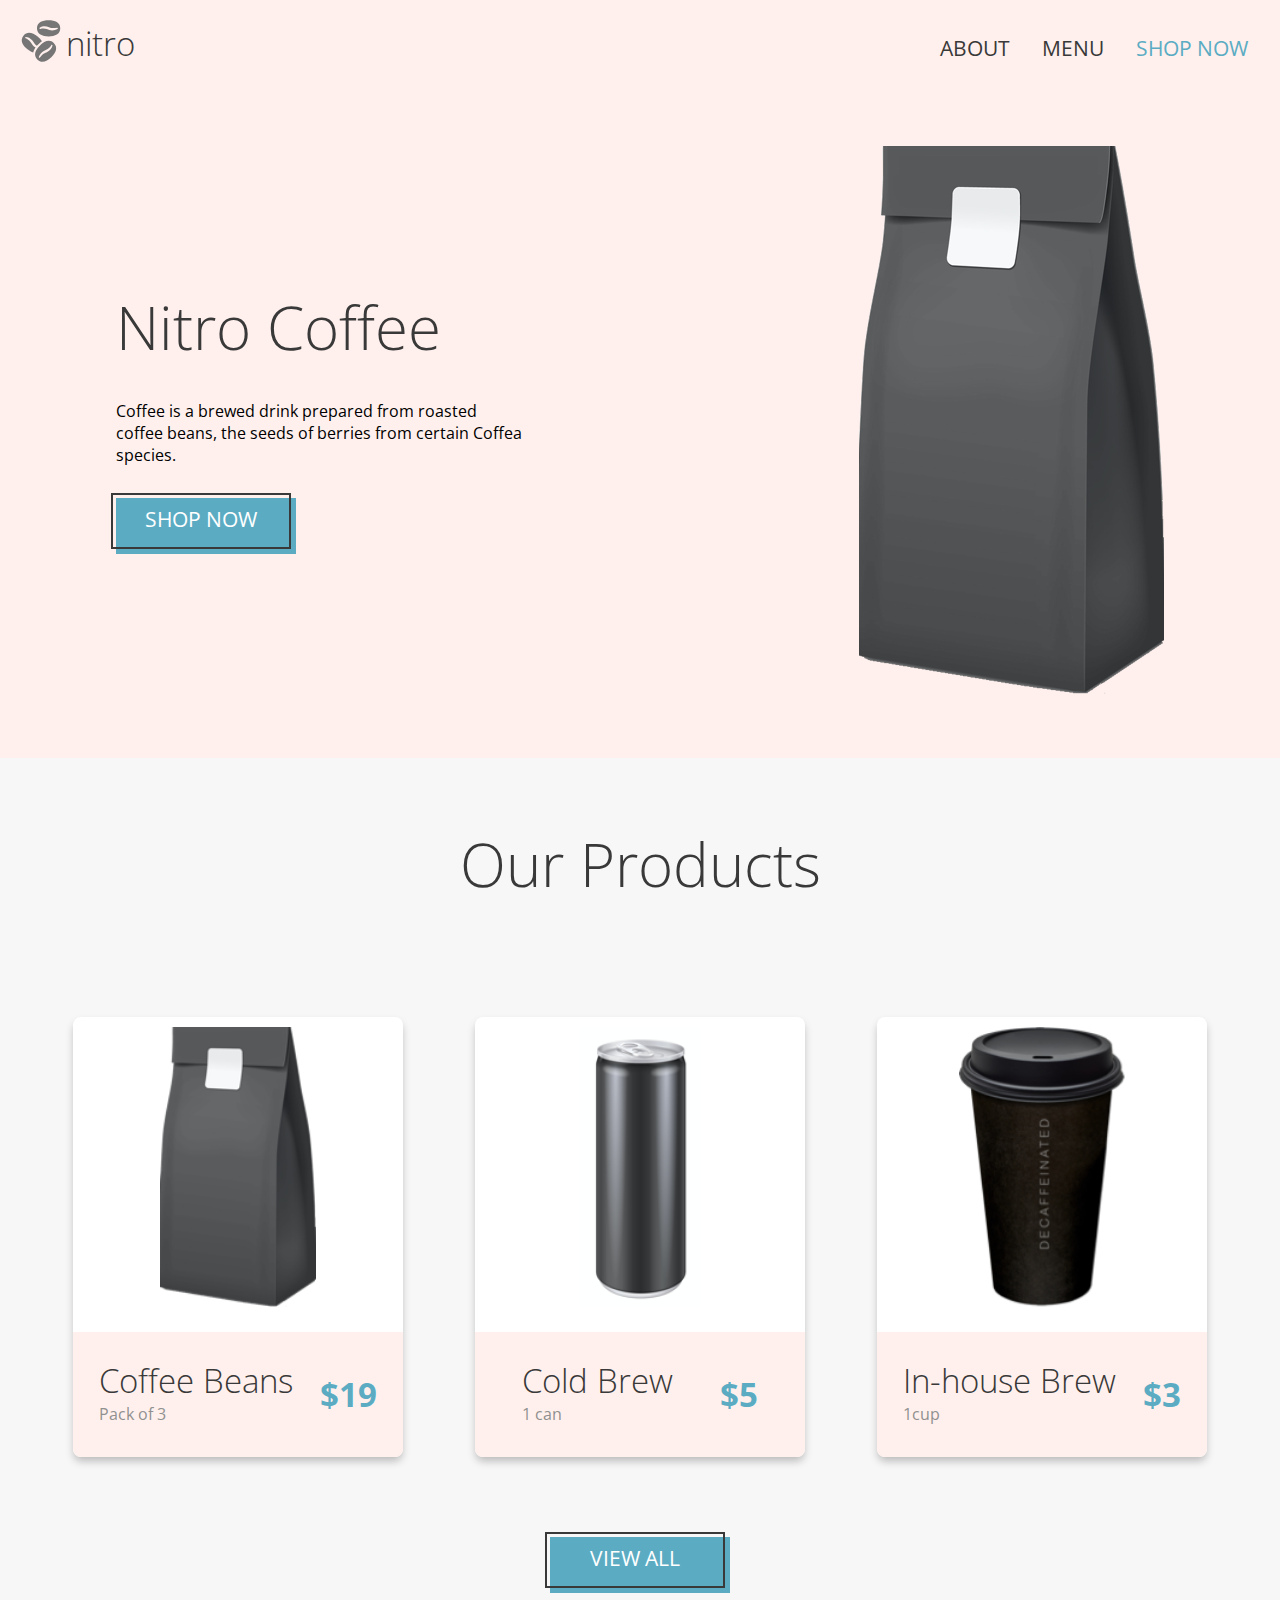
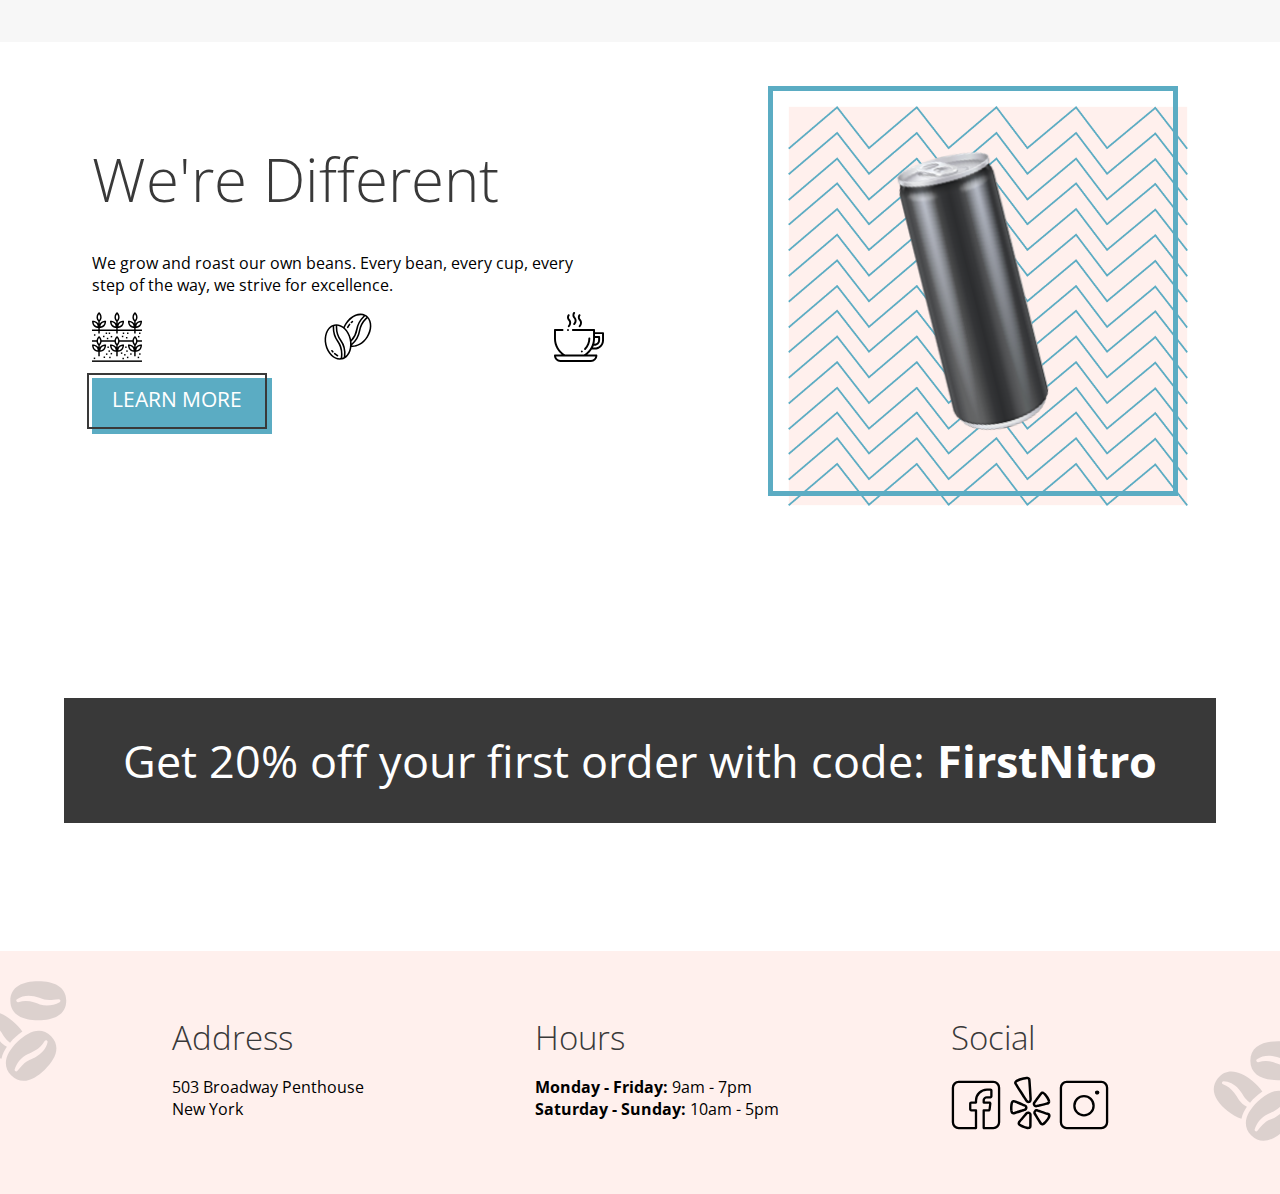
<file: index.html>
<!DOCTYPE html>
<html lang="en">
  <head>
    <meta charset="UTF-8" />
    <meta name="viewport" content="width=device-width, initial-scale=1.0" />
    <link
      href="https://fonts.googleapis.com/css2?family=Open+Sans:ital,wght@0,300;0,400;0,600;0,700;1,400&display=swap"
      rel="stylesheet"
    />
    <link rel="stylesheet" href="./scss/landing.css" />
    <title>Coffee Shop - Home</title>
  </head>
  <body>
    <header class="header">
      <div class="logo">
        <a href="./index.html">
          <img
            src="./assets/logos/coffee-beans-logo-and-footer.svg"
            alt="coffee bean logo"
            class="logo__image" /></a
        ><a href="./index.html"><h2 class="logo__name">nitro</h2></a>
      </div>
      <nav class="site-nav">
        <ul class="site-nav__list">
          <li class="site-nav__item">
            <a href="./index.html" class="site-nav__anchor">ABOUT</a>
          </li>
          <li class="site-nav__item">
            <a href="./pages/menu.html" class="site-nav__anchor">MENU</a>
          </li>
          <li class="site-nav__item">
            <a
              href="./pages/menu.html"
              class="site-nav__anchor site-nav__anchor--active"
              >SHOP NOW</a
            >
          </li>
        </ul>
      </nav>
    </header>
    <section class="hero">
      <div class="hero__headline">
        <h1 class="hero__title">Nitro Coffee</h1>
        <p class="hero__text-intro">
          Coffee is a brewed drink prepared from roasted coffee beans, the seeds
          of berries from certain Coffea species.
        </p>
        <div class="hero-action__button-container">
          <a class="hero-action__button click-effect" href="./pages/menu.html"
            >SHOP NOW</a
          >
        </div>
      </div>
      <img
        class="hero__image"
        src="./assets/images/coffeebeans-hero.png"
        alt="coffee bag"
      />
    </section>
    <main>
      <section class="products">
        <h2 class="products__title">Our Products</h2>
        <div class="products__container">
          <div class="product">
            <img
              src="./assets/images/coffeebeans.png"
              alt="coffee beans"
              class="product__image"
            />
            <div class="product__info">
              <div class="product__header">
                <h3 class="product__title">Coffee Beans</h3>
                <p class="product__subtitle">Pack of 3</p>
              </div>
              <p class="product__price">$19</p>
            </div>
          </div>
          <div class="product">
            <img
              src="./assets/images/coldbrew.png"
              alt="cold brew"
              class="product__image"
            />
            <div class="product__info">
              <div class="product__header">
                <h3 class="product__title">Cold Brew</h3>
                <p class="product__subtitle">1 can</p>
              </div>
              <p class="product__price">$5</p>
            </div>
          </div>
          <div class="product">
            <img
              src="./assets/images/inhousebrew.png"
              alt="in-house brew"
              class="product__image"
            />
            <div class="product__info">
              <div class="product__header">
                <h3 class="product__title">In-house Brew</h3>
                <p class="product__subtitle">1cup</p>
              </div>
              <p class="product__price">$3</p>
            </div>
          </div>
        </div>
        <div class="products__all-products-container">
          <a
            class="products__all-products click-effect"
            href="./pages/menu.html"
            >VIEW ALL</a
          >
        </div>
      </section>
      <section class="about-us">
        <div class="about-us__header">
          <h2 class="about-us__title">We're Different</h2>
          <p class="about-us__intro">
            We grow and roast our own beans. Every bean, every cup, every step
            of the way, we strive for excellence.
          </p>
          <div class="about-us__icons">
            <img
              src="./assets/images/planting.svg"
              alt=""
              class="about-us__icon"
            />
            <img
              src="./assets/images/coffee-beans.svg"
              alt=""
              class="about-us__icon"
            />
            <img
              src="./assets/images/coffee-cup.svg"
              alt=""
              class="about-us__icon"
            />
          </div>
          <div class="about-us__button-container">
            <a href="" class="about-us__button click-effect">LEARN MORE</a>
          </div>
        </div>
        <div class="about-us__image-container">
          <div class="about-us__image-container-border">
            <img
              src="./assets/images/tiltedcan.png"
              alt=""
              class="about-us__image"
            />
          </div>
        </div>
      </section>
      <section class="discount bg-change">
        <p class="discount__text">
          Get 20% off your first order with code:
          <strong class="discount__text discount__text--bold"
            >FirstNitro</strong
          >
        </p>
      </section>
    </main>
    <footer class="footer">
      <img
        src="./assets/logos/coffee-beans-logo-and-footer.svg"
        alt=""
        class="footer__logo-bg footer__logo-bg--left"
      />
      <div class="contact-info">
        <div class="contact">
          <h3 class="contact__title">Address</h3>
          <p class="contact__detail">503 Broadway Penthouse</p>
          <p class="contact__detail">New York</p>
        </div>
        <div class="contact">
          <h3 class="contact__title">Hours</h3>
          <p class="contact__detail">
            <strong class="contact__detail contact__detail--bold"
              >Monday - Friday:</strong
            >
            9am - 7pm
          </p>
          <p class="contact__detail">
            <strong class="contact__detail contact__detail--bold"
              >Saturday - Sunday:</strong
            >
            10am - 5pm
          </p>
        </div>
        <div class="social">
          <h3 class="contact__title">Social</h3>
          <a href="https://www.facebook.com" target="_blank"
            ><img
              src="./assets/logos/Facebook-Icon.svg"
              alt="facebook"
              class="social__logo social__logo--facebook"
          /></a>
          <a href="https://www.yelp.com" target="_blank"
            ><img
              src="./assets/logos/Yelp-Icon.svg"
              alt="yelp"
              class="social__logo social__logo--yelp"
          /></a>
          <a href="https://www.instagram.com" target="_blank"
            ><img
              src="./assets/logos/Instagram-Icon.svg"
              alt="instagram"
              class="social__logo social__logo--instagram"
          /></a>
        </div>
      </div>
      <img
        src="./assets/logos/coffee-beans-logo-and-footer.svg"
        alt=""
        class="footer__logo-bg footer__logo-bg--right"
      />
    </footer>
  </body>
</html>
</file>
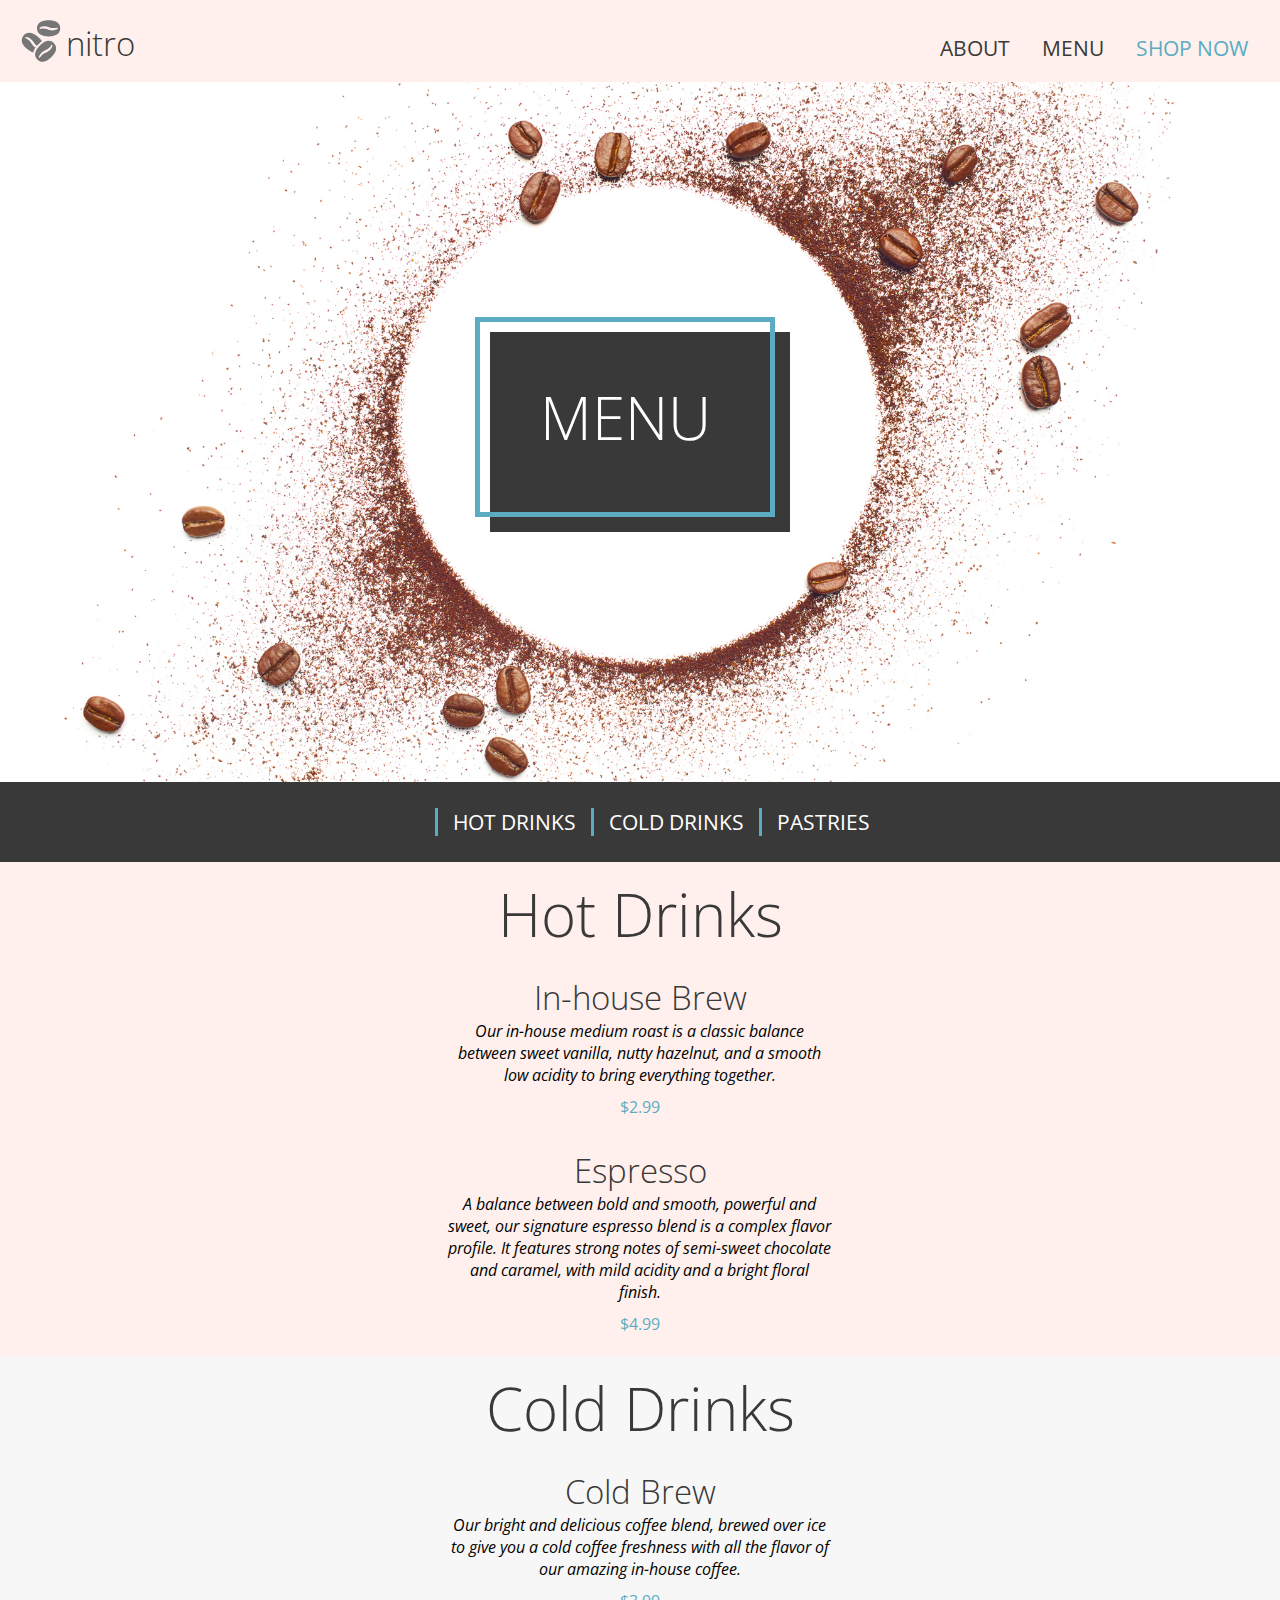
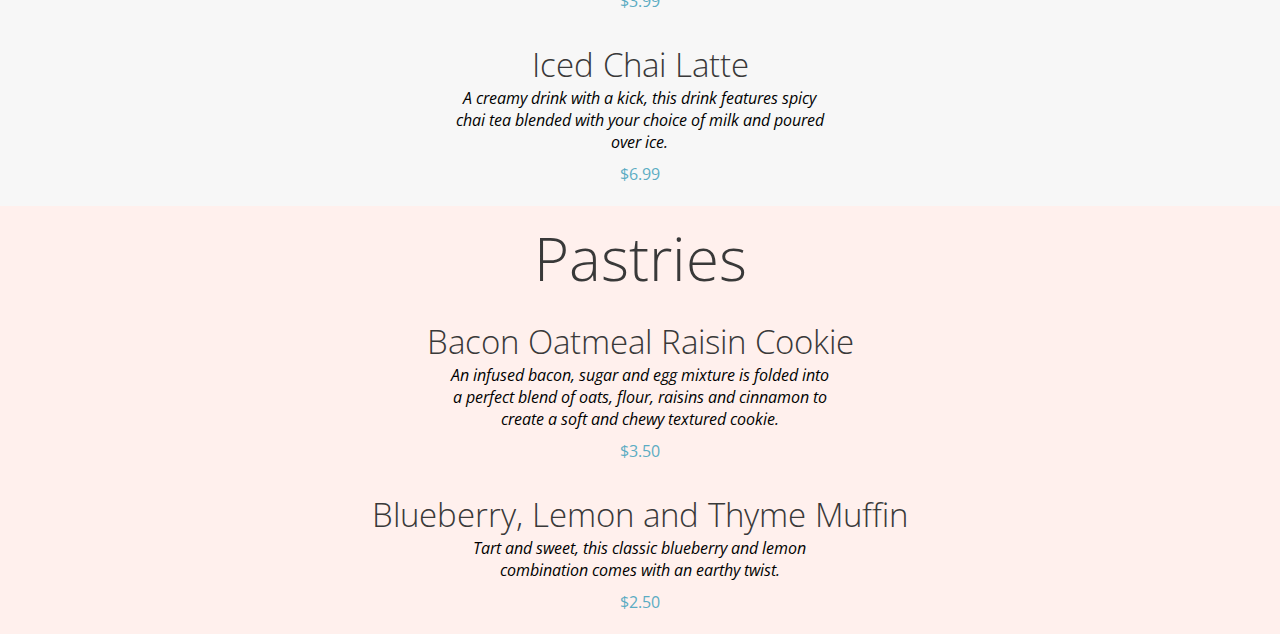
<file: pages/menu.html>
<!DOCTYPE html>
<html lang="en">
  <head>
    <meta charset="UTF-8" />
    <meta name="viewport" content="width=device-width, initial-scale=1.0" />
    <link
      href="https://fonts.googleapis.com/css2?family=Open+Sans:ital,wght@0,300;0,400;0,600;0,700;1,400&display=swap"
      rel="stylesheet"
    />
    <link rel="stylesheet" href="../scss/menu.css" />
    <title>Coffee Shop - Menu</title>
  </head>
  <body>
    <header class="header">
      <div class="logo">
        <a href="../index.html">
          <img
            src="../assets/logos/coffee-beans-logo-and-footer.svg"
            alt="coffee bean logo"
            class="logo__image" /></a
        ><a href="../index.html"><h2 class="logo__name">nitro</h2></a>
      </div>
      <nav class="site-nav">
        <ul class="site-nav__list">
          <li class="site-nav__item">
            <a href="../index.html" class="site-nav__anchor">ABOUT</a>
          </li>
          <li class="site-nav__item">
            <a href="./menu.html" class="site-nav__anchor">MENU</a>
          </li>
          <li class="site-nav__item">
            <a
              href="./menu.html"
              class="site-nav__anchor site-nav__anchor--active"
              >SHOP NOW</a
            >
          </li>
        </ul>
      </nav>
    </header>
    <main>
      <section class="hero">
        <div class="hero__title">
          <div class="hero__title-box">
            <h1 class="hero__title-border">MENU</h1>
          </div>
        </div>
      </section>
      <nav class="page-nav">
        <ul class="page-nav__list">
          <li class="page-nav__item">
            <a class="page-nav__anchor" href="#hot-drinks">HOT DRINKS</a>
          </li>
          <li class="page-nav__item">
            <a class="page-nav__anchor" href="#cold-drinks">COLD DRINKS</a>
          </li>
          <li class="page-nav__item">
            <a class="page-nav__anchor" href="#pastries">PASTRIES</a>
          </li>
        </ul>
      </nav>
      <section class="menu">
        <div id="hot-drinks" class="category category--pink-bg">
          <h2 class="category__title">Hot Drinks</h2>
          <div class="product">
            <h3 class="product__title">In-house Brew</h3>
            <p class="product__desc">
              Our in-house medium roast is a classic balance between sweet
              vanilla, nutty hazelnut, and a smooth low acidity to bring
              everything together.
            </p>
            <p class="product__price">$2.99</p>
          </div>
          <div class="product">
            <h3 class="product__title">Espresso</h3>
            <p class="product__desc">
              A balance between bold and smooth, powerful and sweet, our
              signature espresso blend is a complex flavor profile. It features
              strong notes of semi-sweet chocolate and caramel, with mild
              acidity and a bright floral finish.
            </p>
            <p class="product__price">$4.99</p>
          </div>
        </div>
        <div id="cold-drinks" class="category category--gray-bg">
          <h2 class="category__title">Cold Drinks</h2>
          <div class="product">
            <h3 class="product__title">Cold Brew</h3>
            <p class="product__desc">
              Our bright and delicious coffee blend, brewed over ice to give you
              a cold coffee freshness with all the flavor of our amazing
              in-house coffee.
            </p>
            <p class="product__price">$3.99</p>
          </div>
          <div class="product">
            <h3 class="product__title">Iced Chai Latte</h3>
            <p class="product__desc">
              A creamy drink with a kick, this drink features spicy chai tea
              blended with your choice of milk and poured over ice.
            </p>
            <p class="product__price">$6.99</p>
          </div>
        </div>
        <div id="pastries" class="category category--pink-bg">
          <h2 class="category__title">Pastries</h2>
          <div class="product">
            <h3 class="product__title">Bacon Oatmeal Raisin Cookie</h3>
            <p class="product__desc">
              An infused bacon, sugar and egg mixture is folded into a perfect
              blend of oats, flour, raisins and cinnamon to create a soft and
              chewy textured cookie.
            </p>
            <p class="product__price">$3.50</p>
          </div>
          <div class="product">
            <h3 class="product__title">Blueberry, Lemon and Thyme Muffin</h3>
            <p class="product__desc">
              Tart and sweet, this classic blueberry and lemon combination comes
              with an earthy twist.
            </p>
            <p class="product__price">$2.50</p>
          </div>
        </div>
      </section>
    </main>
  </body>
</html>
</file>
<file: scss/landing.css>
body {
  font-family: "Open Sans";
  font-weight: 400;
  margin: 0;
}

h1,
h2 {
  font-size: 3.75rem;
  font-weight: 300;
  color: #393939;
}

h3 {
  font-size: 2.063rem;
  font-weight: 300;
  color: #393939;
}

header,
footer {
  background-color: #fff0ed;
}

.header {
  padding: 1rem 0;
  display: flex;
  justify-content: space-between;
  align-items: baseline;
}

.logo {
  display: inline-block;
  padding: 0;
  margin-left: 1rem;
}
.logo__name {
  font-size: 2.0625rem;
  display: inline-block;
  margin: 0;
  text-decoration: none;
}

.logo__image,
.social__logo--facebook,
.social__logo--instagram,
.social__logo--yelp {
  width: 3.125em;
  margin-bottom: 0;
  vertical-align: bottom;
}

.site-nav {
  display: inline-block;
  padding-right: 2rem;
}
.site-nav__list {
  list-style-type: none;
  padding: 0;
  margin: 0;
  display: flex;
}
.site-nav__item {
  margin-left: 2em;
}
.site-nav__anchor {
  text-decoration: none;
  color: #393939;
  font-size: 1.3125rem;
}
.site-nav__anchor--active {
  color: #5bacc3;
}

.discount__text--bold,
.contact__detail--bold {
  font-weight: 700;
}

.footer {
  position: relative;
}
.footer__logo-bg {
  position: absolute;
  width: 120px;
  opacity: 0.25;
}
.footer__logo-bg--left {
  top: 20px;
  left: -40px;
}
.footer__logo-bg--right {
  top: 80px;
  right: -40px;
}

.button-container, .about-us__button-container, .products__all-products-container, .hero-action__button-container {
  background-color: #5bacc3;
  height: 3.5rem;
  position: relative;
  width: 11.25rem;
}

.button-style, .about-us__button, .products__all-products, .hero-action__button {
  border: 2px solid #393939;
  box-sizing: border-box;
  color: #fff;
  font-size: 1.3125rem;
  height: 3.5rem;
  padding: 0.625rem 0;
  text-align: center;
  text-decoration: none;
  width: 11.25rem;
  position: absolute;
  top: -5px;
  left: -5px;
}

.hero {
  background-color: #fff0ed;
  display: flex;
  justify-content: space-around;
  padding: 4rem 0;
  align-items: center;
}
.hero__headline {
  flex: 0 0 40%;
}
.hero__title {
  display: inline-block;
  margin: 0;
}
.hero__text-intro {
  width: 80%;
  margin: 2rem 0;
}

.products {
  background-color: #f7f7f7;
  padding-bottom: 1rem;
  border: thin transparent solid;
  display: flex;
  flex-direction: column;
  gap: 3rem;
}
.products__title {
  text-align: center;
  margin: 4rem 0;
}
.products__all-products-container {
  margin: 2rem auto;
}
.products__container {
  display: flex;
  justify-content: space-evenly;
}
.product {
  width: 20.625rem;
  height: 27.5rem;
  border-radius: 0.5rem;
  box-shadow: 0 5px 9px -1px rgba(0, 0, 0, 0.25);
  text-align: center;
  background-color: #fff;
  display: flex;
  flex-direction: column;
  align-items: center;
  justify-content: space-between;
}
.product__image {
  height: 17.5rem;
  margin: 0.625rem 0;
  padding: 0;
}
.product__info {
  background-color: #fff0ed;
  display: flex;
  justify-content: space-evenly;
  align-items: center;
  width: 100%;
  border-radius: 0 0 0.5rem 0.5rem;
  padding: 1rem 0;
}
.product__title {
  margin-top: 0.625rem;
  margin-bottom: 0;
  padding: 0;
}
.product__subtitle {
  color: #909090;
  text-align: left;
  margin-top: 0;
}
.product__price {
  color: #5bacc3;
  margin: 0;
  padding: 0;
  font-size: 2.0625rem;
  font-weight: 700;
}

.discount {
  width: 90%;
  background-color: #393939;
  margin: 8rem auto;
  padding: 2rem 0;
}
.discount__text {
  text-align: center;
  font-size: 2.8125rem;
  font-weight: 400;
  color: #fff;
  margin: 0;
}
.discount__text--bold {
  font-weight: bold;
}

@keyframes bg-change {
  50% {
    background-color: #5bacc3;
  }
}
.bg-change {
  animation: bg-change 2.5s infinite;
}

.contact__title {
  margin: 0;
  margin-bottom: 1rem;
}
.contact__detail {
  margin: 0;
}

.contact-info {
  display: flex;
  justify-content: space-evenly;
  padding: 4rem 0;
}

.about-us {
  background-color: #fff;
  display: flex;
  justify-content: space-around;
  padding: 4rem 0;
  align-items: stretch;
}
.about-us__header {
  flex: 0 0 40%;
}
.about-us__title {
  margin: 2rem 0;
}
.about-us__intro {
  margin: 0;
}
.about-us__icons {
  display: flex;
  justify-content: space-between;
  padding: 1rem 0;
}
.about-us__icon {
  width: 3.125em;
}
.about-us__button {
  display: block;
}
.about-us__image-container {
  width: 400px;
  height: 400px;
  background-image: url(../assets/images/coldbrewbackground.png);
  background-size: cover;
  position: relative;
}
.about-us__image {
  height: 280px;
}
.about-us__image-container-border {
  border: 5px solid #5bacc3;
  width: 400px;
  height: 400px;
  display: flex;
  justify-content: center;
  align-items: center;
  position: absolute;
  top: -20px;
  left: -20px;
}
.about-us__image-container:hover .about-us__image {
  animation: rotate 2s linear infinite;
}
@keyframes rotate {
  to {
    transform: rotate(360deg);
  }
}

.click-effect:active {
  transform: translate(5px, 5px);
}/*# sourceMappingURL=landing.css.map */
</file>
<file: scss/menu.css>
body {
  font-family: "Open Sans";
  font-weight: 400;
  margin: 0;
}

h1,
h2 {
  font-size: 3.75rem;
  font-weight: 300;
  color: #393939;
}

h3 {
  font-size: 2.063rem;
  font-weight: 300;
  color: #393939;
}

header,
footer {
  background-color: #fff0ed;
}

.header {
  padding: 1rem 0;
  display: flex;
  justify-content: space-between;
  align-items: baseline;
}

.logo {
  display: inline-block;
  padding: 0;
  margin-left: 1rem;
}
.logo__name {
  font-size: 2.0625rem;
  display: inline-block;
  margin: 0;
  text-decoration: none;
}

.logo__image,
.social__logo--facebook,
.social__logo--instagram,
.social__logo--yelp {
  width: 3.125em;
  margin-bottom: 0;
  vertical-align: bottom;
}

.site-nav {
  display: inline-block;
  padding-right: 2rem;
}
.site-nav__list {
  list-style-type: none;
  padding: 0;
  margin: 0;
  display: flex;
}
.site-nav__item {
  margin-left: 2em;
}
.site-nav__anchor {
  text-decoration: none;
  color: #393939;
  font-size: 1.3125rem;
}
.site-nav__anchor--active {
  color: #5bacc3;
}

.discount__text--bold,
.contact__detail--bold {
  font-weight: 700;
}

.footer {
  position: relative;
}
.footer__logo-bg {
  position: absolute;
  width: 120px;
  opacity: 0.25;
}
.footer__logo-bg--left {
  top: 20px;
  left: -40px;
}
.footer__logo-bg--right {
  top: 80px;
  right: -40px;
}

.hero__title-border {
  border: 5px solid #5bacc3;
  width: 300px;
  height: 200px;
  color: #fff;
  display: flex;
  justify-content: center;
  align-items: center;
  margin: 0;
  box-sizing: border-box;
  position: absolute;
  top: -15px;
  left: -15px;
}
.hero__title {
  width: 100%;
  height: 43.75rem;
  background-position: center;
  background-size: cover;
  background-image: url(../assets/images/coffee-circle.jpg);
  display: flex;
  justify-content: center;
  align-items: center;
}
.hero__title-box {
  width: 300px;
  height: 200px;
  background-color: #393939;
  margin: 0;
  position: relative;
}

.page-nav {
  background-color: #393939;
  padding: 0;
  height: 5rem;
  display: flex;
  justify-content: center;
}
.page-nav__list {
  display: flex;
  margin: 0;
}
.page-nav__item {
  border-left: 0.188rem solid #5bacc3;
  padding-left: 0.938rem;
  list-style: none;
  margin: auto;
  margin-right: 0.938rem;
}
.page-nav__anchor {
  text-decoration: none;
  color: #fff;
  font-size: 1.313rem;
  font-weight: 400;
  margin: 0;
  padding: 0;
}

.menu {
  text-align: center;
  display: block;
  padding: 0;
  margin: 0;
}

.category {
  border: thin transparent solid;
  padding: 0;
}
.category--pink-bg {
  background-color: #fff0ed;
}
.category--gray-bg {
  background-color: #f7f7f7;
}
.category__title {
  margin: 0;
  padding: 0.625rem 0;
}

.product__title {
  margin: 0;
  padding-top: 0.625rem;
}
.product__desc {
  margin: auto;
  width: 30%;
  font-style: italic;
}
.product__price {
  margin-top: 0.625rem;
  margin-bottom: 1.25rem;
  color: #5bacc3;
}/*# sourceMappingURL=menu.css.map */
</file>
